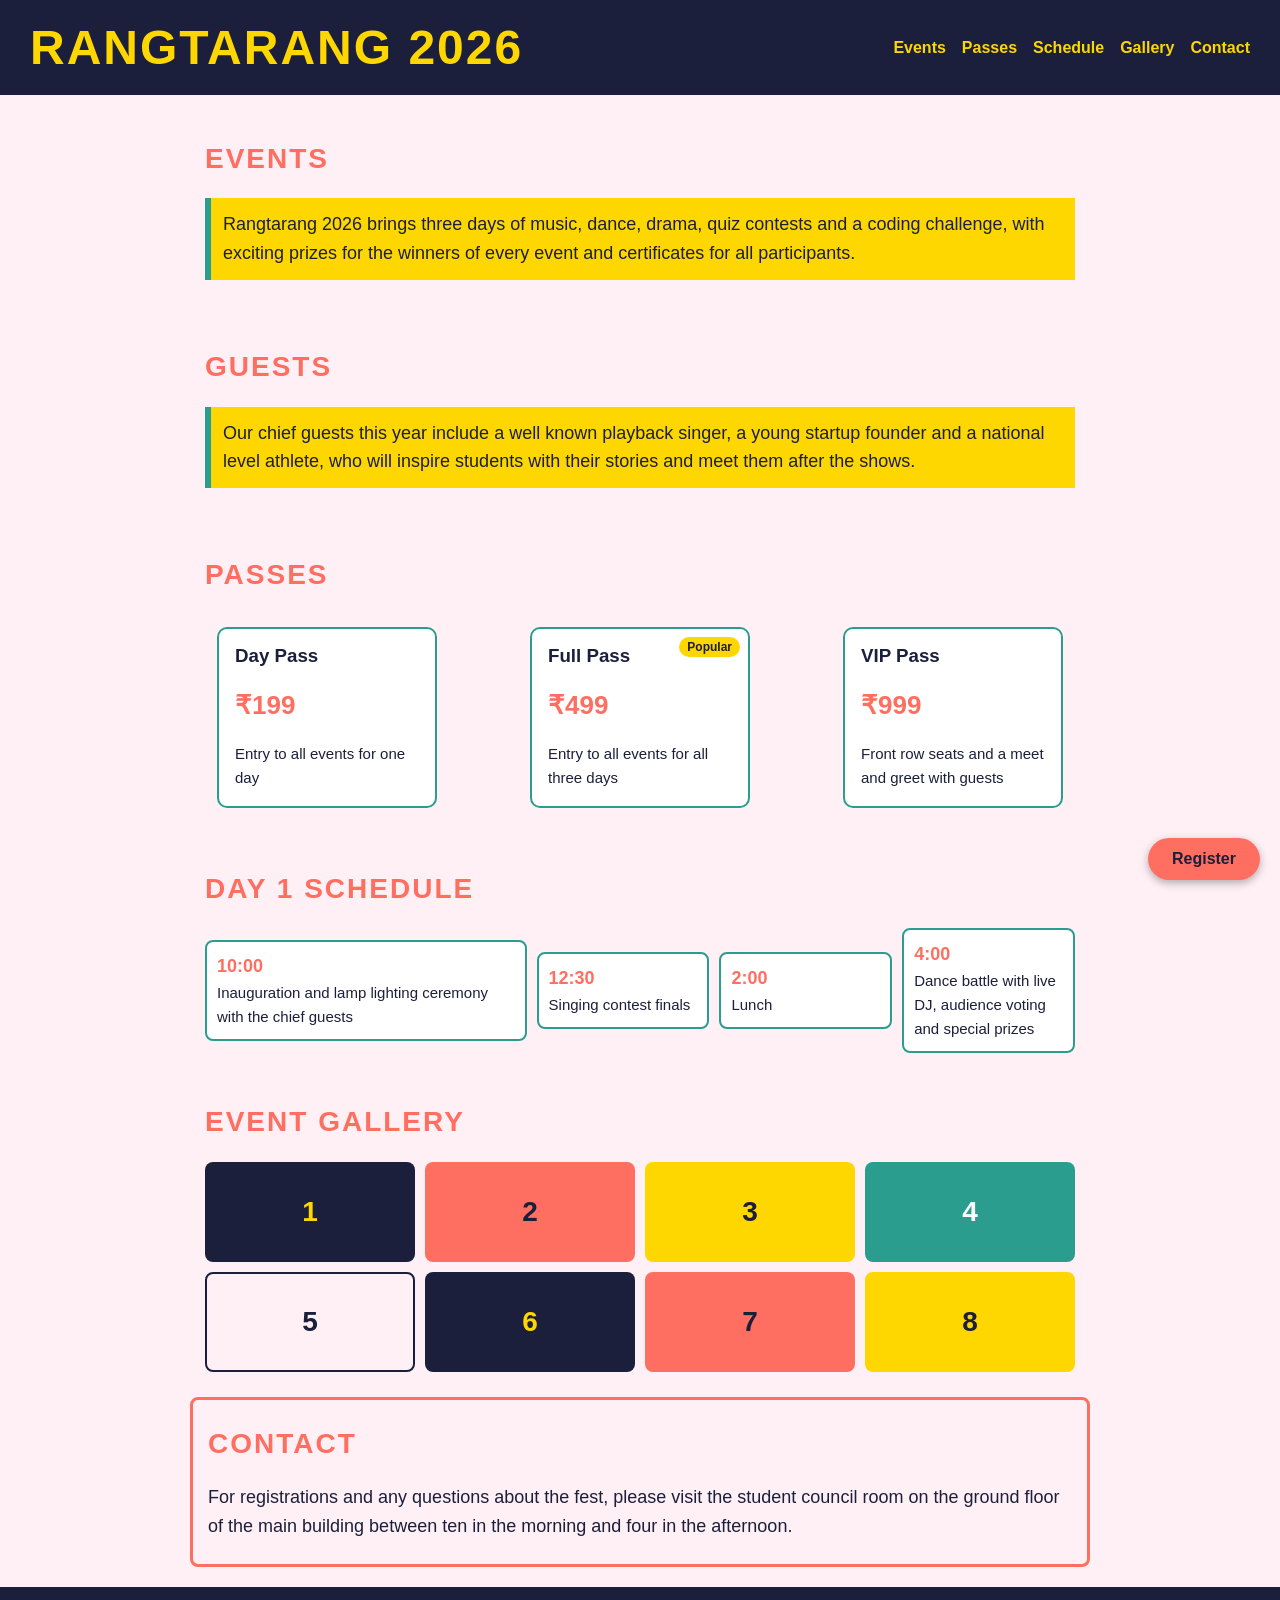
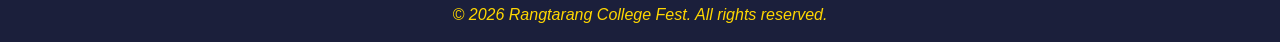
<file: index.html>
<!DOCTYPE html>
<html lang="en">
<head>
    <meta charset="UTF-8">
    <meta name="viewport" content="width=device-width, initial-scale=1">
    <title>Rangtarang 2026 - College Fest</title>
    <link rel="stylesheet" href="style.css">
</head>
<body>

    <header>
        <h1>Rangtarang 2026</h1>
        <nav>
            <a href="#events">Events</a>
            <a href="#passes">Passes</a>
            <a href="#schedule">Schedule</a>
            <a href="#gallery">Gallery</a>
            <a href="#contact">Contact</a>
        </nav>
    </header>

    <main>

        <article id="events">
            <h2>Events</h2>
            <p class="highlight">
                Rangtarang 2026 brings three days of music, dance, drama, quiz
                contests and a coding challenge, with exciting prizes for the
                winners of every event and certificates for all participants.
            </p>
        </article>

        <article>
            <h2>Guests</h2>
            <p class="highlight">
                Our chief guests this year include a well known playback singer,
                a young startup founder and a national level athlete, who will
                inspire students with their stories and meet them after the shows.
            </p>
        </article>

        <article id="passes">
            <h2>Passes</h2>

            <div class="passes">
                <section class="pass">
                    <h3>Day Pass</h3>
                    <p class="price">₹199</p>
                    <p class="perk">Entry to all events for one day</p>
                </section>

                <section class="pass">
                    <span class="badge">Popular</span>
                    <h3>Full Pass</h3>
                    <p class="price">₹499</p>
                    <p class="perk">Entry to all events for all three days</p>
                </section>

                <section class="pass">
                    <h3>VIP Pass</h3>
                    <p class="price">₹999</p>
                    <p class="perk">Front row seats and a meet and greet with guests</p>
                </section>
            </div>
        </article>

        <article id="schedule">
            <h2>Day 1 Schedule</h2>

            <div class="slots">
                <section class="slot slot-first">
                    <p class="time">10:00</p>
                    <p class="event">Inauguration and lamp lighting ceremony with the chief guests</p>
                </section>

                <section class="slot">
                    <p class="time">12:30</p>
                    <p class="event">Singing contest finals</p>
                </section>

                <section class="slot">
                    <p class="time">2:00</p>
                    <p class="event">Lunch</p>
                </section>

                <section class="slot">
                    <p class="time">4:00</p>
                    <p class="event">Dance battle with live DJ, audience voting and special prizes</p>
                </section>
            </div>
        </article>

        <article id="gallery">
            <h2>Event Gallery</h2>

            <div class="gallery">
                <section class="tile">1</section>
                <section class="tile">2</section>
                <section class="tile">3</section>
                <section class="tile">4</section>
                <section class="tile">5</section>
                <section class="tile">6</section>
                <section class="tile">7</section>
                <section class="tile">8</section>
            </div>
        </article>

        <article id="contact">
            <h2>Contact</h2>
            <p>
                For registrations and any questions about the fest, please visit
                the student council room on the ground floor of the main building
                between ten in the morning and four in the afternoon.
            </p>
        </article>

    </main>

    <footer>
        <p>&copy; 2026 Rangtarang College Fest. All rights reserved.</p>
    </footer>

    <a href="#contact" class="register-btn">Register</a>

</body>
</html>
</file>
<file: style.css>
/* Fest palette (5 colours)
   1. #1b1f3b          deep navy   (hex)
   2. rgb(255,111,97)  coral       (rgb)
   3. gold             gold        (colour name)
   4. #2a9d8f          teal        (hex)
   5. lavenderblush    soft pink   (colour name)
*/

/* ---------- Element selectors ---------- */
body {
    font-family: "Segoe UI", Tahoma, Verdana, sans-serif;
    background-color: lavenderblush;
    color: #1b1f3b;
    margin: 0;
}

img {
    max-width: 100%;   /* images never overflow the screen */
}

h1 {
    color: gold;
    font-size: 48px;
    margin: 0;
}

h2 {
    color: rgb(255, 111, 97);
    font-size: 28px;
}

p {
    font-size: 18px;
    line-height: 1.6;
}

/* ---------- Header as a flex container ---------- */
header {
    background-color: #1b1f3b;
    padding: 20px 30px;
    display: flex;
    justify-content: space-between;  /* name left, nav right */
    align-items: center;             /* vertically centred */
}

nav {
    display: flex;
    gap: 16px;
}

nav a {
    color: gold;
    text-decoration: none;
    font-weight: bold;
}

nav a:hover {
    color: rgb(255, 111, 97);
}

main {
    max-width: 900px;
    margin: 20px auto;
    padding: 0 15px;
}

article {
    margin-bottom: 20px;
    padding: 5px 15px;
}

footer {
    background-color: #1b1f3b;
    text-align: center;
    padding: 15px;
}

/* ---------- Class selector ---------- */
.highlight {
    background-color: gold;
    border-left: 6px solid #2a9d8f;
    padding: 12px;
}

/* ---------- Id selector ---------- */
#contact {
    border: 3px solid rgb(255, 111, 97);
    border-radius: 8px;
}

/* ---------- Group selector ---------- */
h1, h2 {
    text-transform: uppercase;
    letter-spacing: 2px;
}

/* ---------- Descendant selector ---------- */
footer p {
    color: gold;
    font-style: italic;
    font-size: 16px;
    margin: 0;
}

/* ================= Session 6 ================= */

/* ---------- Pass cards ---------- */
.pass {
    box-sizing: border-box;
    width: 220px;
    padding: 16px;
    border: 2px solid #2a9d8f;
    margin: 12px;
    background-color: white;
    border-radius: 10px;
    position: relative;             /* badge is placed relative to the card */
}

.pass h3 {
    margin-top: 0;
}

.price {
    font-size: 26px;
    font-weight: bold;
    color: rgb(255, 111, 97);
    margin: 5px 0;
}

.perk {
    font-size: 15px;
    margin-bottom: 0;
}

/* ---------- 'Popular' badge ---------- */
.badge {
    position: absolute;
    top: 8px;
    right: 8px;
    background-color: gold;
    color: #1b1f3b;
    font-size: 12px;
    font-weight: bold;
    padding: 3px 8px;
    border-radius: 12px;
}

/* ---------- Fixed Register button ---------- */
.register-btn {
    position: fixed;
    bottom: 20px;
    right: 20px;
    background-color: rgb(255, 111, 97);
    color: #1b1f3b;
    font-weight: bold;
    text-decoration: none;
    padding: 12px 24px;
    border-radius: 30px;
    box-shadow: 0 3px 8px rgba(0, 0, 0, 0.3);
}

/* ================= Session 7 ================= */

/* ---------- Passes in a flex row ---------- */
.passes {
    display: flex;
    flex-direction: row;
    justify-content: space-between;
    gap: 16px;
}

/* ---------- Schedule slots in a flex row ---------- */
.slots {
    display: flex;
    align-items: center;            /* slots with less text sit in the middle */
    gap: 10px;
}

.slot {
    flex: 1;                        /* no fixed width, so space is shared 2:1 */
    box-sizing: border-box;
    background-color: white;
    border: 2px solid #2a9d8f;
    border-radius: 8px;
    padding: 10px;
}

.slot-first {
    flex: 2;                        /* twice as wide as the others */
}

.time {
    font-weight: bold;
    color: rgb(255, 111, 97);
    margin: 0;
}

.event {
    font-size: 15px;
    margin: 0;
}

/* ---------- Gallery grid ---------- */
.gallery {
    display: grid;
    grid-template-columns: repeat(4, 1fr);
    grid-template-rows: repeat(2, 100px);
    gap: 10px;
}

.tile {
    display: flex;
    align-items: center;
    justify-content: center;
    font-size: 28px;
    font-weight: bold;
    border-radius: 8px;
}

/* tile colours: only the five palette colours */
.tile:nth-child(5n + 1) {
    background-color: #1b1f3b;
    color: gold;
}

.tile:nth-child(5n + 2) {
    background-color: rgb(255, 111, 97);
    color: #1b1f3b;
}

.tile:nth-child(5n + 3) {
    background-color: gold;
    color: #1b1f3b;
}

.tile:nth-child(5n + 4) {
    background-color: #2a9d8f;
    color: white;
}

.tile:nth-child(5n + 5) {
    background-color: lavenderblush;
    color: #1b1f3b;
    border: 2px solid #1b1f3b;
}

/* ================= Session 8: Responsive ================= */

/* ---------- Tablets and phones (768px and below) ---------- */
@media (max-width: 768px) {

    /* pass cards stack in one column */
    .passes {
        flex-direction: column;
        align-items: center;
    }

    /* header: title above nav */
    header {
        flex-direction: column;
        gap: 12px;
        text-align: center;
    }

    nav {
        flex-wrap: wrap;            /* links wrap instead of overflowing */
        justify-content: center;
    }

    /* schedule slots stack too, so words do not overflow */
    .slots {
        flex-direction: column;
        align-items: stretch;
    }

    .slot,
    .slot-first {
        flex: none;
    }

    /* gallery: 2 columns and 4 rows */
    .gallery {
        grid-template-columns: repeat(2, 1fr);
        grid-template-rows: repeat(4, 100px);
    }
}

/* ---------- Small phones (480px and below) ---------- */
@media (max-width: 480px) {

    h1 {
        font-size: 28px;
    }

    main {
        padding: 12px;
    }

    /* gallery: 1 column and 8 rows */
    .gallery {
        grid-template-columns: 1fr;
        grid-template-rows: repeat(8, 100px);
    }
}
</file>
